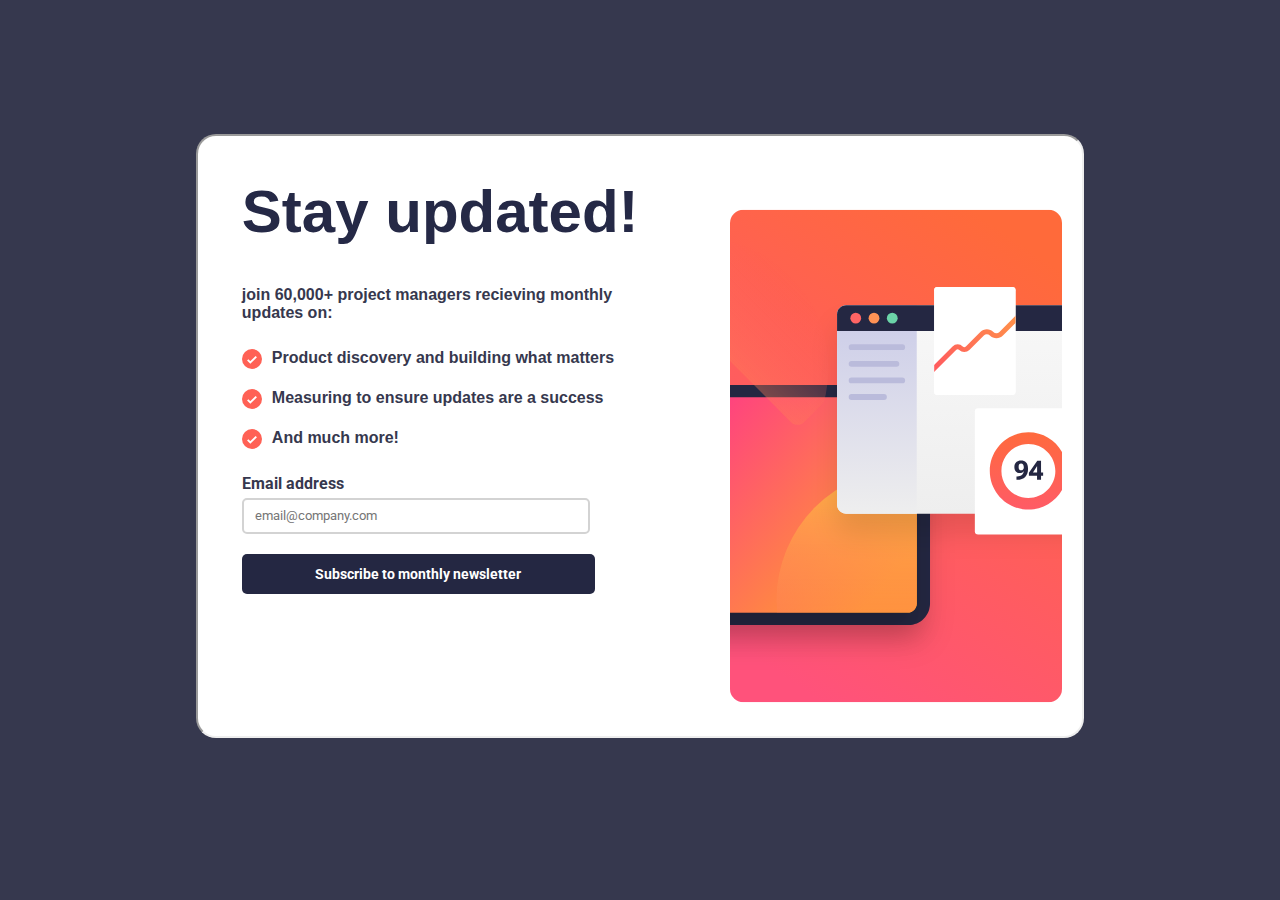
<file: index.html>
<!DOCTYPE html> 
<html lang="en">
  <head>
    <meta charset="UTF-8" />
    <meta name="viewport" content="width=device-width, initial-scale=1.0" />
    <link
      rel="icon"
      type="image/png"
      sizes="32x32"
      href="./assets/images/favicon-32x32.png"
    />
    <link rel="stylesheet" href="style.css" />
    <link rel="preconnect" href="https://fonts.googleapis.com" />
    <link rel="preconnect" href="https://fonts.gstatic.com" crossorigin />
    <link
      href="https://fonts.googleapis.com/css2?family=Indie+Flower&family=Roboto:ital,wght@0,100;0,300;0,400;0,500;0,700;0,900;1,100;1,300;1,400;1,500;1,700;1,900&display=swap"
      rel="stylesheet"
    />
  </head>
  <body>
    <div class="flexcontainer">
      <div class="stayupdated">
        <h1>Stay updated!</h1>
        <p class="paragraph">
          join 60,000+ project managers recieving monthly <br />
          updates on:
        </p>
        <ul class="custom-list">
          <li>Product discovery and building what matters</li>

          <li>Measuring to ensure updates are a success</li>
          <li>And much more!</li>
        </ul>
        <div id="errormessage" class="hidden">Valid email required</div>
        <form action="./success page/success.html" method="post">
          <label for="email" class="email">Email address <br /></label>
          <input
            class="emailbox"
            type="email"
            id="email"
             name="email" 
             required
            placeholder="   email@company.com"
          />
          <br />
          <input 
          onclick="validateEmail()"
            class="button"
            type="submit"
            value="Subscribe to monthly newsletter"
          />
        </form>
      </div>
      <div class="newsletterdiv">
         <img
          class="newsletter"
          src="assets/images/illustration-sign-up-desktop.svg"
          alt="newsletterpicture"
    
        />
      </div>
    </div>
    <script src="index.js"></script>
  </body>
</html>
</file>
<file: style.css>
h1 {
  font-family: "Roboto-Bold", sans-serif;
  font-weight: 700;
  font-style:normal;
  color: hsl(233, 31%, 21%);
  font-size:60px;
}

body {
  background-color: hsl(235, 18%, 26%);
  display: flex;
  justify-content: center;
  align-items: center;
}

.flexcontainer {
  display: flex;
  flex-direction: row;
  background-color: white;
  border: 2px;
  border-radius: 20px;
  margin: 10%;
  border-style: inset;
  width: 50%;
}

.stayupdated {
  width: 50%;
  padding-top: 10%;
  margin-right: 10px;
  padding-left: 5%;
  text-align: left;
}

ul {
  line-height: 40px;
  font-size: 16px;
  font-family: "Roboto-Regular", sans-serif;
  font-weight: 700;
  font-style: normal;
  color: hsl(235, 18%, 26%);
  list-style-type: none;
  padding-left: 0%;
}

.emailbox {
  margin-top: 5px;
  height: 30px;
  width: 82%;
  border-radius: 5px;
  border-color: lightgrey;
  border-style: solid;
  margin-bottom: 20px;
  color: gray;
  font-family: "Roboto", sans-serif;
  font-weight: 400;
  font-style: normal;
}
.emailbox:focus {
  border-color: lightgrey; 
  color: black;
}
.newsletterdiv {
  width: 50%;
  text-align: right;

}
.newsletter {
   width: 80%;
  height: auto;
   padding: 20px;  
  
}
.button {
  width: 85%;
  height: 40px;
  background-color: hsl(234, 29%, 20%);
  border-radius: 5px;
  color: white;
  font-size: 14px;
  font-family: "Roboto", sans-serif;
  font-weight: 700;
  font-style: normal;
  border: hsl(234, 29%, 20%);
}
.paragraph {
  font-family: "Roboto-Regular", sans-serif;
  font-weight: 700;
  font-style: normal;
  color: hsl(235, 18%, 26%);
  font-size: 16px;
}
.email {
  color: hsl(235, 18%, 26%);
  font-size: 16px;
  font-family: "Roboto", sans-serif;
  font-weight: 700;
  font-style: normal;
}
.button:hover {
  background-image: radial-gradient(
    100% 100% at 100% 0,
    #ff693e 50%,
    #ff5476 100%
  );
  border: #ff5476;
  color: white;
  cursor: grabbing;
}
.custom-list > li::before {
  content: "";
  display: inline-block;
  height: 20px;
  width: 20px;
  background-size: cover;
  background-image: url("./assets/images/icon-list.svg");
  margin-right: 10px;
  vertical-align: middle;
}
#errormessage{
  color: #e17e78;
  font-weight: bold;
  float: right;
  margin-right: 80px;
}
.hidden{
 
  display:none;
}
.emailinputs{border-color: #e17e78;
  color: red;
  background-color: #ffe8e6;}


  /* Media queries for resposiveness on differnt screen sizes  */


  @media screen and (max-width: 1700px) {
    .flexcontainer {
      width: 70%;
    }
  }


  @media screen and (max-width: 1294px) {
    
    .flexcontainer{
 
  height:600px;
    }
 .stayupdated{
  padding-top: 0;
 }
 .newsletter{
  height: 600px;
 }
  }

  @media screen and (max-width: 768px) {
    .flexcontainer {
    flex-direction: column-reverse;
    padding: 0;
    height: 100%;
    padding-bottom: 40px;
    width: 100%
    }
    .newsletter{
      padding: 0;
      margin: 0;
      height: fit-content;
      width: 100%;
    }
    .newsletterdiv{
  width: fit-content;
    }
    .stayupdated{
      width: 100%;
    }
  }
</file>
